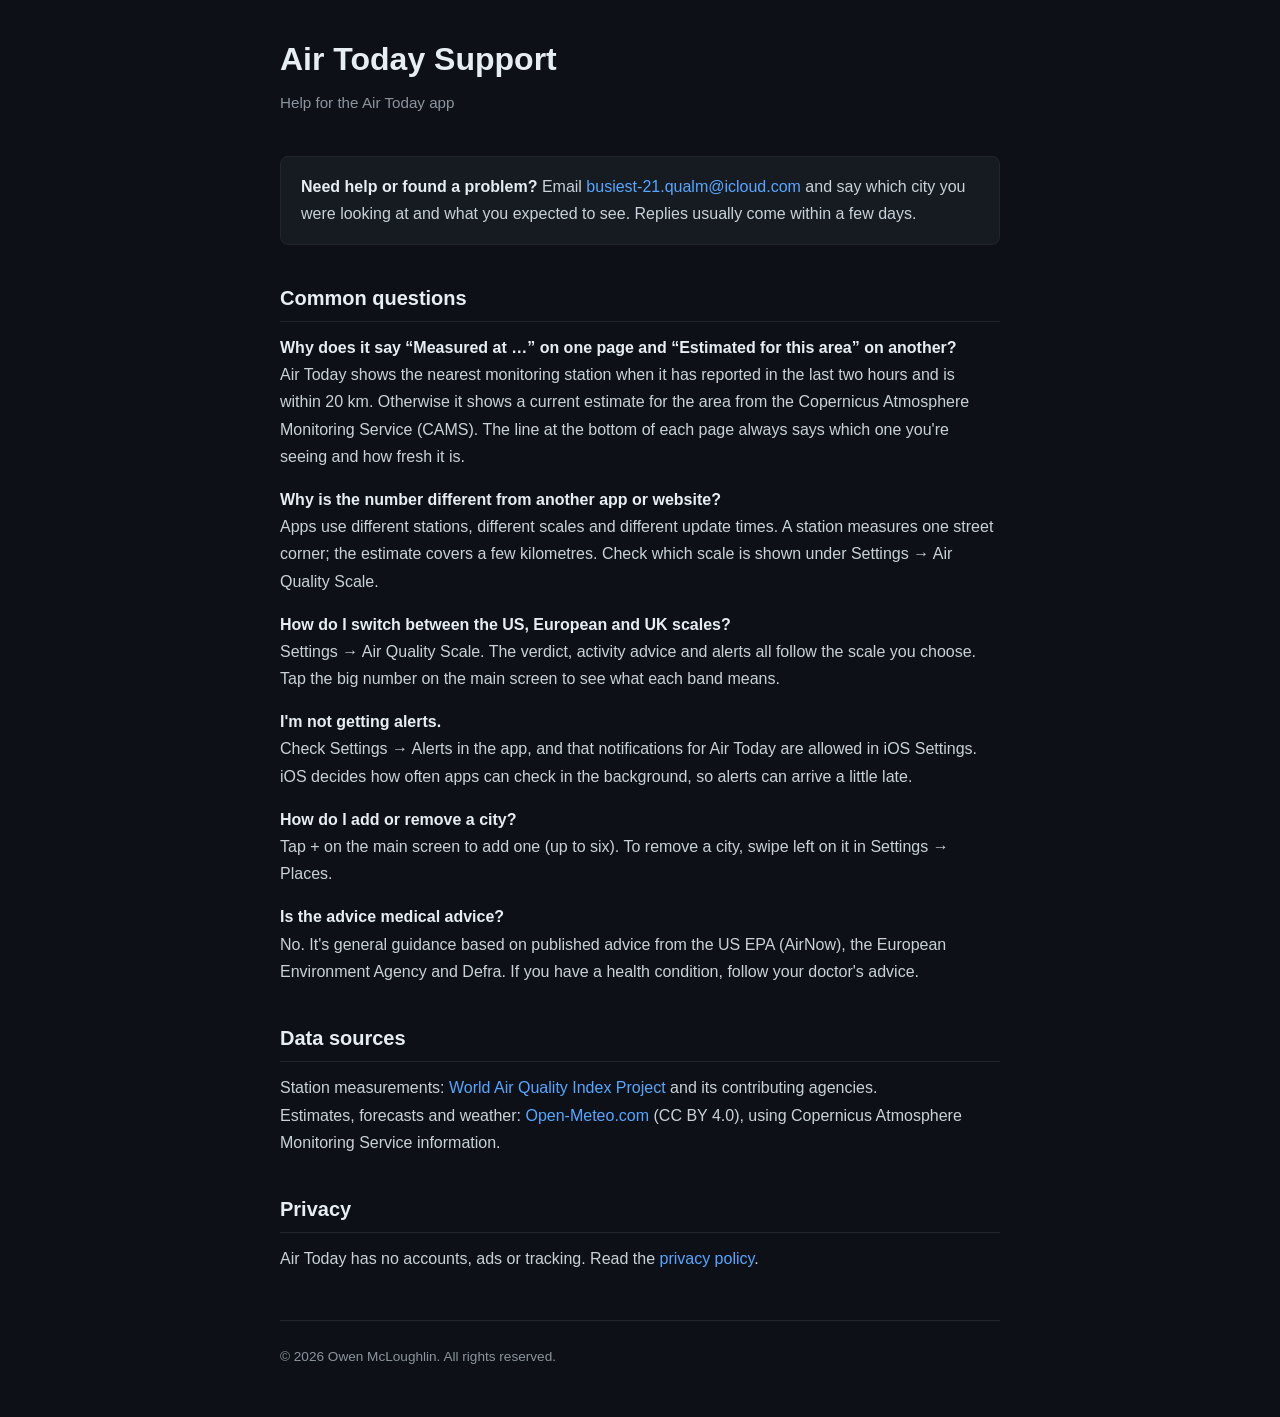
<file: air-today/index.html>
<!DOCTYPE html>
<html lang="en">
<head>
    <meta charset="UTF-8">
    <meta name="viewport" content="width=device-width, initial-scale=1.0">
    <title>Air Today — Support</title>
    <style>
        * {
            margin: 0;
            padding: 0;
            box-sizing: border-box;
        }

        body {
            font-family: -apple-system, BlinkMacSystemFont, "Segoe UI", Roboto, Helvetica, Arial, sans-serif;
            background-color: #0d1117;
            color: #c9d1d9;
            line-height: 1.7;
            padding: 2rem 1rem;
        }

        .container {
            max-width: 720px;
            margin: 0 auto;
        }

        h1 {
            font-size: 2rem;
            color: #e6edf3;
            margin-bottom: 0.25rem;
        }

        .subtitle {
            color: #8b949e;
            font-size: 0.95rem;
            margin-bottom: 2.5rem;
        }

        h2 {
            font-size: 1.25rem;
            color: #e6edf3;
            margin-top: 2.25rem;
            margin-bottom: 0.75rem;
            padding-bottom: 0.4rem;
            border-bottom: 1px solid #21262d;
        }

        p {
            margin-bottom: 1rem;
        }

        ul {
            margin-bottom: 1rem;
            padding-left: 1.5rem;
        }

        li {
            margin-bottom: 0.4rem;
        }

        a {
            color: #58a6ff;
            text-decoration: none;
        }

        a:hover {
            text-decoration: underline;
        }

        strong {
            color: #e6edf3;
        }

        .highlight {
            background-color: #161b22;
            border: 1px solid #21262d;
            border-radius: 8px;
            padding: 1rem 1.25rem;
            margin-bottom: 1rem;
        }

        footer {
            margin-top: 3rem;
            padding-top: 1.5rem;
            border-top: 1px solid #21262d;
            color: #8b949e;
            font-size: 0.85rem;
        }
    </style>
</head>
<body>
    <div class="container">
        <h1>Air Today Support</h1>
        <p class="subtitle">Help for the Air Today app</p>

        <div class="highlight">
            <strong>Need help or found a problem?</strong> Email
            <a href="mailto:busiest-21.qualm@icloud.com">busiest-21.qualm@icloud.com</a> and say which city you were looking at and what you expected to see. Replies usually come within a few days.
        </div>

        <h2>Common questions</h2>

        <p><strong>Why does it say “Measured at …” on one page and “Estimated for this area” on another?</strong><br>
        Air Today shows the nearest monitoring station when it has reported in the last two hours and is within 20 km. Otherwise it shows a current estimate for the area from the Copernicus Atmosphere Monitoring Service (CAMS). The line at the bottom of each page always says which one you're seeing and how fresh it is.</p>

        <p><strong>Why is the number different from another app or website?</strong><br>
        Apps use different stations, different scales and different update times. A station measures one street corner; the estimate covers a few kilometres. Check which scale is shown under Settings &rarr; Air Quality Scale.</p>

        <p><strong>How do I switch between the US, European and UK scales?</strong><br>
        Settings &rarr; Air Quality Scale. The verdict, activity advice and alerts all follow the scale you choose. Tap the big number on the main screen to see what each band means.</p>

        <p><strong>I'm not getting alerts.</strong><br>
        Check Settings &rarr; Alerts in the app, and that notifications for Air Today are allowed in iOS Settings. iOS decides how often apps can check in the background, so alerts can arrive a little late.</p>

        <p><strong>How do I add or remove a city?</strong><br>
        Tap + on the main screen to add one (up to six). To remove a city, swipe left on it in Settings &rarr; Places.</p>

        <p><strong>Is the advice medical advice?</strong><br>
        No. It's general guidance based on published advice from the US EPA (AirNow), the European Environment Agency and Defra. If you have a health condition, follow your doctor's advice.</p>

        <h2>Data sources</h2>
        <p>Station measurements: <a href="https://waqi.info">World Air Quality Index Project</a> and its contributing agencies.<br>
        Estimates, forecasts and weather: <a href="https://open-meteo.com">Open-Meteo.com</a> (CC BY 4.0), using Copernicus Atmosphere Monitoring Service information.</p>

        <h2>Privacy</h2>
        <p>Air Today has no accounts, ads or tracking. Read the <a href="privacy-policy.html">privacy policy</a>.</p>

        <footer>
            <p>&copy; 2026 Owen McLoughlin. All rights reserved.</p>
        </footer>
    </div>
</body>
</html>
</file>
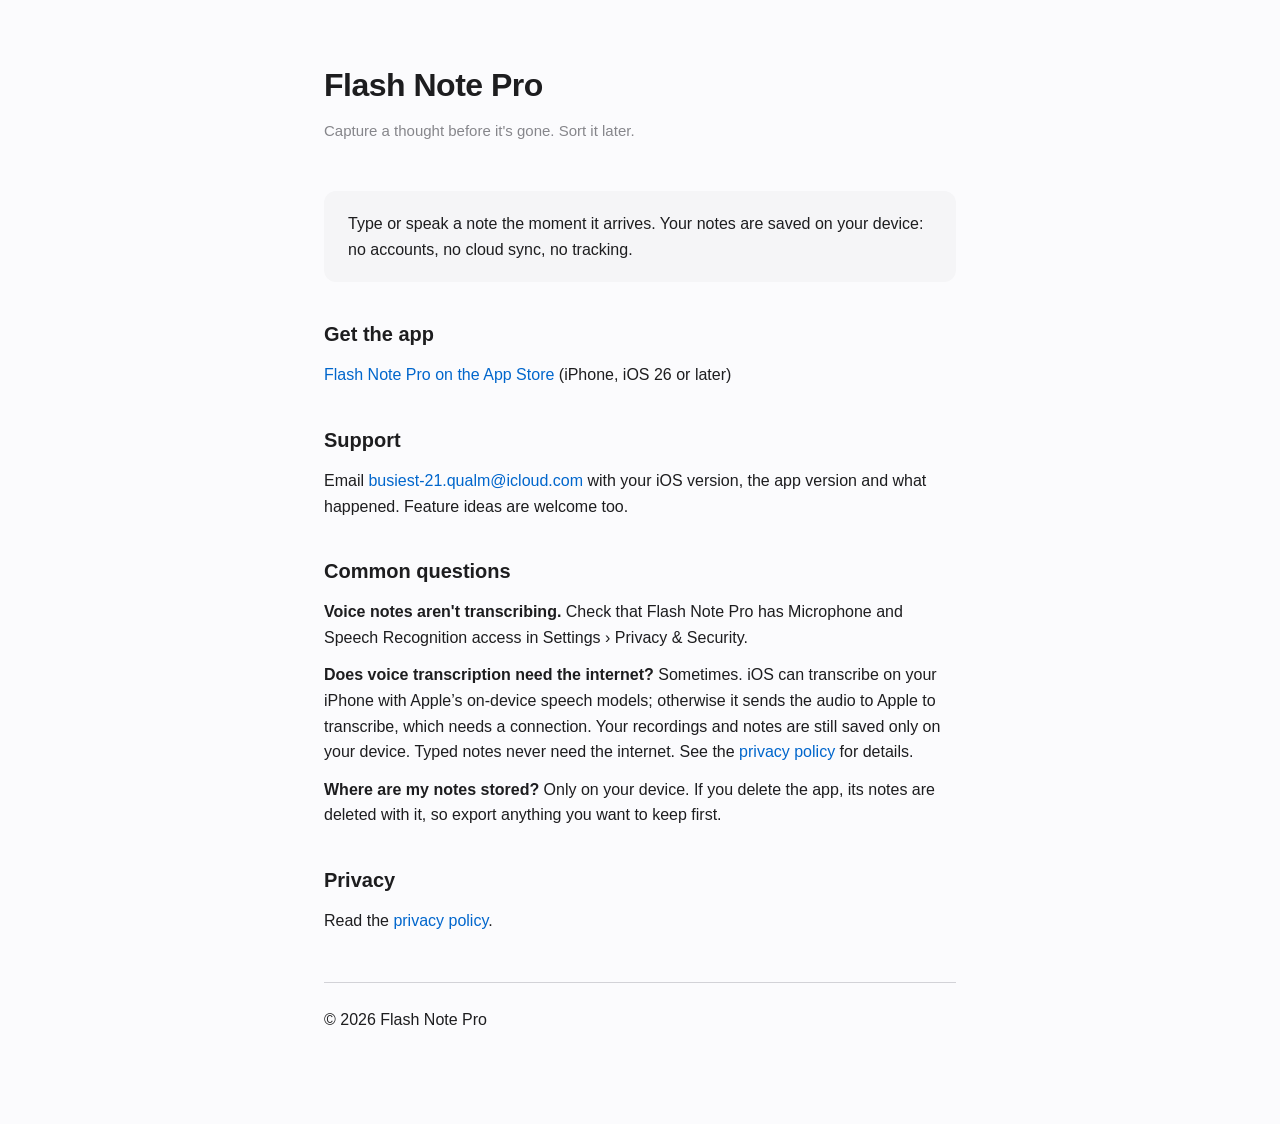
<file: Flash-Note/index.html>
<!DOCTYPE html>
<html lang="en">
<head>
    <meta charset="UTF-8">
    <meta name="viewport" content="width=device-width, initial-scale=1.0">
    <title>Flash Note Pro - Support</title>
    <style>
        * { margin: 0; padding: 0; box-sizing: border-box; }
        body {
            font-family: -apple-system, BlinkMacSystemFont, 'SF Pro Text', 'Helvetica Neue', sans-serif;
            color: #1d1d1f;
            background: #fbfbfd;
            line-height: 1.6;
            -webkit-font-smoothing: antialiased;
        }
        .container {
            max-width: 680px;
            margin: 0 auto;
            padding: 60px 24px 80px;
        }
        h1 {
            font-size: 32px;
            font-weight: 700;
            letter-spacing: -0.5px;
            margin-bottom: 8px;
        }
        .subtitle {
            font-size: 15px;
            color: #86868b;
            margin-bottom: 48px;
        }
        h2 {
            font-size: 20px;
            font-weight: 600;
            margin-top: 36px;
            margin-bottom: 12px;
        }
        p, li {
            font-size: 16px;
            color: #1d1d1f;
            margin-bottom: 12px;
        }
        ul {
            padding-left: 20px;
            margin-bottom: 12px;
        }
        li { margin-bottom: 6px; }
        .highlight {
            background: #f5f5f7;
            border-radius: 12px;
            padding: 20px 24px;
            margin: 24px 0;
        }
        .highlight p { margin-bottom: 0; }
        .footer {
            margin-top: 48px;
            padding-top: 24px;
            border-top: 1px solid #d2d2d7;
            font-size: 13px;
            color: #86868b;
        }
        a { color: #0066cc; text-decoration: none; }
        a:hover { text-decoration: underline; }
    </style>
</head>
<body>
    <div class="container">
        <h1>Flash Note Pro</h1>
        <p class="subtitle">Capture a thought before it's gone. Sort it later.</p>

        <div class="highlight">
            <p>Type or speak a note the moment it arrives. Your notes are saved on your device: no accounts, no cloud sync, no tracking.</p>
        </div>

        <h2>Get the app</h2>
        <p><a href="https://apps.apple.com/app/id6759323134">Flash Note Pro on the App Store</a> (iPhone, iOS 26 or later)</p>

        <h2>Support</h2>
        <p>Email <a href="mailto:busiest-21.qualm@icloud.com">busiest-21.qualm@icloud.com</a> with your iOS version, the app version and what happened. Feature ideas are welcome too.</p>

        <h2>Common questions</h2>
        <p><strong>Voice notes aren't transcribing.</strong> Check that Flash Note Pro has Microphone and Speech Recognition access in Settings &rsaquo; Privacy &amp; Security.</p>
        <p><strong>Does voice transcription need the internet?</strong> Sometimes. iOS can transcribe on your iPhone with Apple&rsquo;s on-device speech models; otherwise it sends the audio to Apple to transcribe, which needs a connection. Your recordings and notes are still saved only on your device. Typed notes never need the internet. See the <a href="privacy-policy.html">privacy policy</a> for details.</p>
        <p><strong>Where are my notes stored?</strong> Only on your device. If you delete the app, its notes are deleted with it, so export anything you want to keep first.</p>

        <h2>Privacy</h2>
        <p>Read the <a href="privacy-policy.html">privacy policy</a>.</p>

        <div class="footer">
            <p>&copy; 2026 Flash Note Pro</p>
        </div>
    </div>
</body>
</html>
</file>
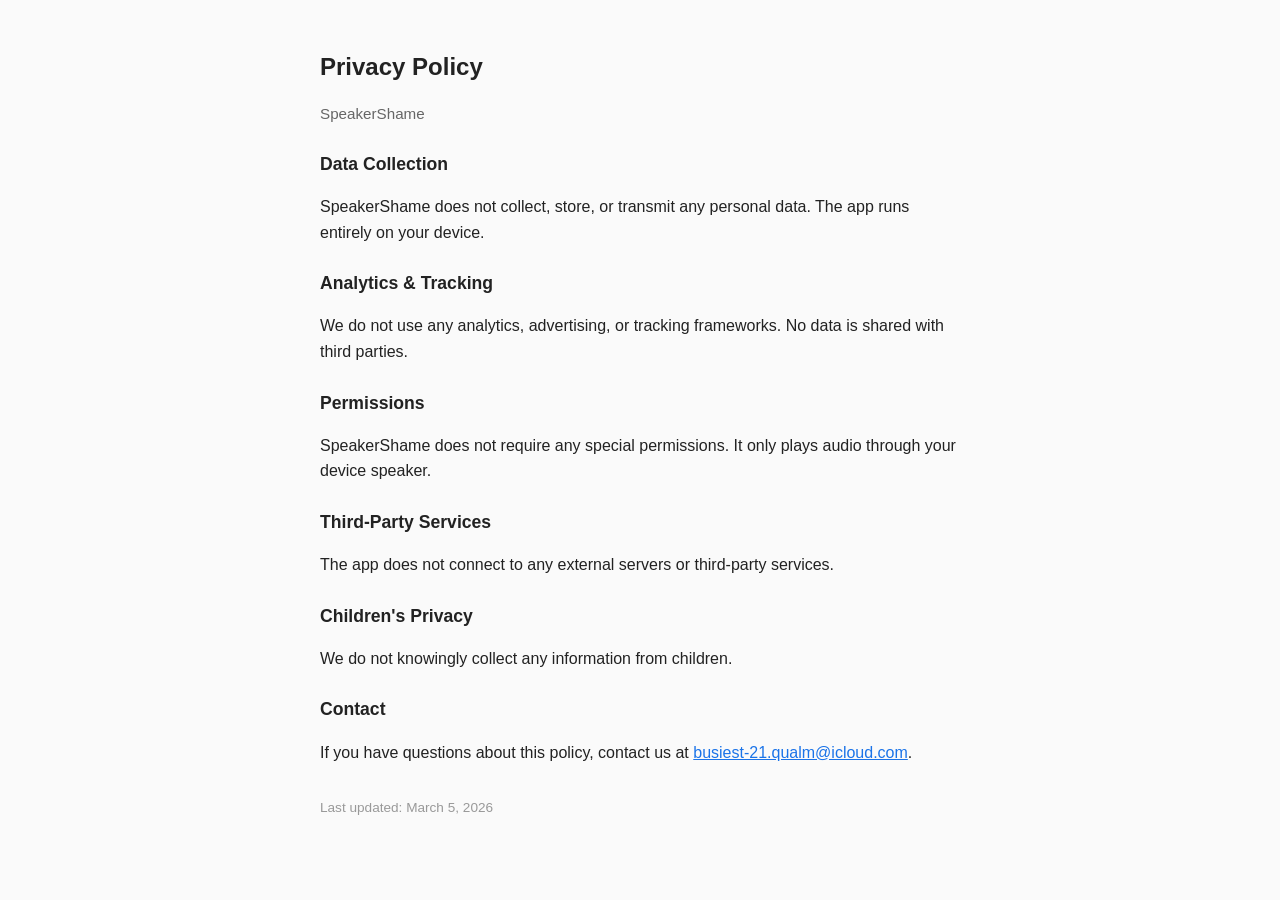
<file: SpeakerShame/index.html>
<!DOCTYPE html>
<html lang="en">
<head>
    <meta charset="UTF-8">
    <meta name="viewport" content="width=device-width, initial-scale=1.0">
    <title>Privacy Policy - SpeakerShame</title>
    <style>
        body {
            font-family: -apple-system, BlinkMacSystemFont, 'Segoe UI', Roboto, sans-serif;
            max-width: 640px;
            margin: 0 auto;
            padding: 2rem 1.5rem;
            color: #222;
            line-height: 1.6;
            background: #fafafa;
        }
        h1 { font-size: 1.5rem; margin-bottom: 0.25rem; }
        h2 { font-size: 1.1rem; margin-top: 1.5rem; }
        .app-name { color: #666; font-size: 0.95rem; margin-bottom: 1.5rem; }
        .updated { color: #999; font-size: 0.85rem; margin-top: 2rem; }
        a { color: #1a73e8; }
    </style>
</head>
<body>
    <h1>Privacy Policy</h1>
    <p class="app-name">SpeakerShame</p>

    <h2>Data Collection</h2>
    <p>SpeakerShame does not collect, store, or transmit any personal data. The app runs entirely on your device.</p>

    <h2>Analytics & Tracking</h2>
    <p>We do not use any analytics, advertising, or tracking frameworks. No data is shared with third parties.</p>

    <h2>Permissions</h2>
    <p>SpeakerShame does not require any special permissions. It only plays audio through your device speaker.</p>

    <h2>Third-Party Services</h2>
    <p>The app does not connect to any external servers or third-party services.</p>

    <h2>Children's Privacy</h2>
    <p>We do not knowingly collect any information from children.</p>

    <h2>Contact</h2>
    <p>If you have questions about this policy, contact us at <a href="mailto:busiest-21.qualm@icloud.com">busiest-21.qualm@icloud.com</a>.</p>

    <p class="updated">Last updated: March 5, 2026</p>
</body>
</html>
</file>
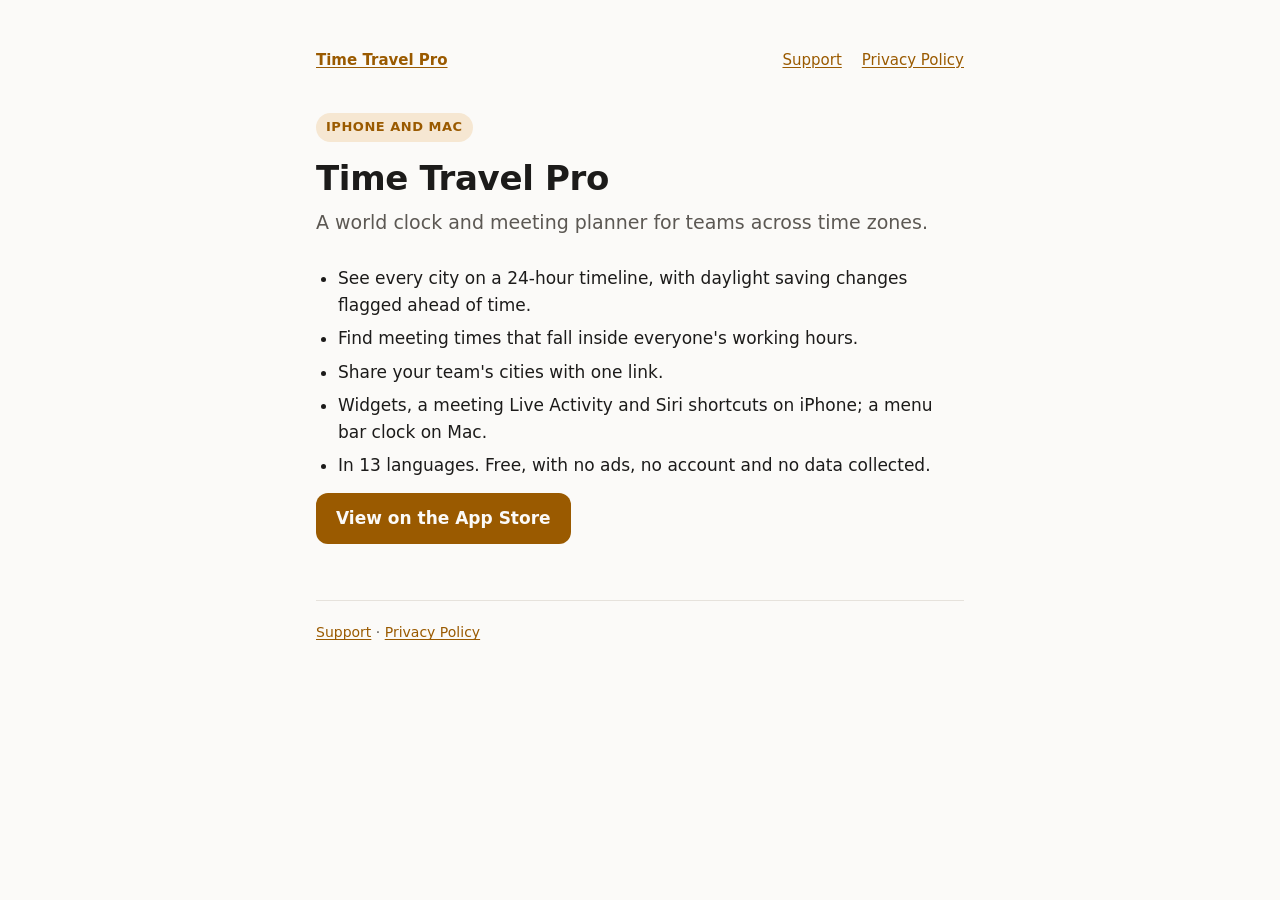
<file: TimeTravelPro/index.html>
<!doctype html>
<html lang="en">
<head>
  <meta charset="utf-8">
  <meta name="viewport" content="width=device-width, initial-scale=1">
  <title>Time Travel Pro</title>
  <meta name="description" content="Time Travel Pro is a world clock and meeting planner for teams across time zones, on iPhone and Mac.">
  <link rel="stylesheet" href="style.css">
</head>
<body>
  <main>
    <nav aria-label="Site">
      <a href="./">Time Travel Pro</a>
      <a href="support/">Support</a>
      <a href="privacy/">Privacy Policy</a>
    </nav>

    <span class="pill">iPhone and Mac</span>
    <h1>Time Travel Pro</h1>
    <p class="lead">A world clock and meeting planner for teams across time zones.</p>

    <ul>
      <li>See every city on a 24-hour timeline, with daylight saving changes flagged ahead of time.</li>
      <li>Find meeting times that fall inside everyone's working hours.</li>
      <li>Share your team's cities with one link.</li>
      <li>Widgets, a meeting Live Activity and Siri shortcuts on iPhone; a menu bar clock on Mac.</li>
      <li>In 13 languages. Free, with no ads, no account and no data collected.</li>
    </ul>

    <p><a class="button" href="https://apps.apple.com/app/id6759161501">View on the App Store</a></p>

    <footer>
      <a href="support/">Support</a> · <a href="privacy/">Privacy Policy</a>
    </footer>
  </main>
</body>
</html>
</file>
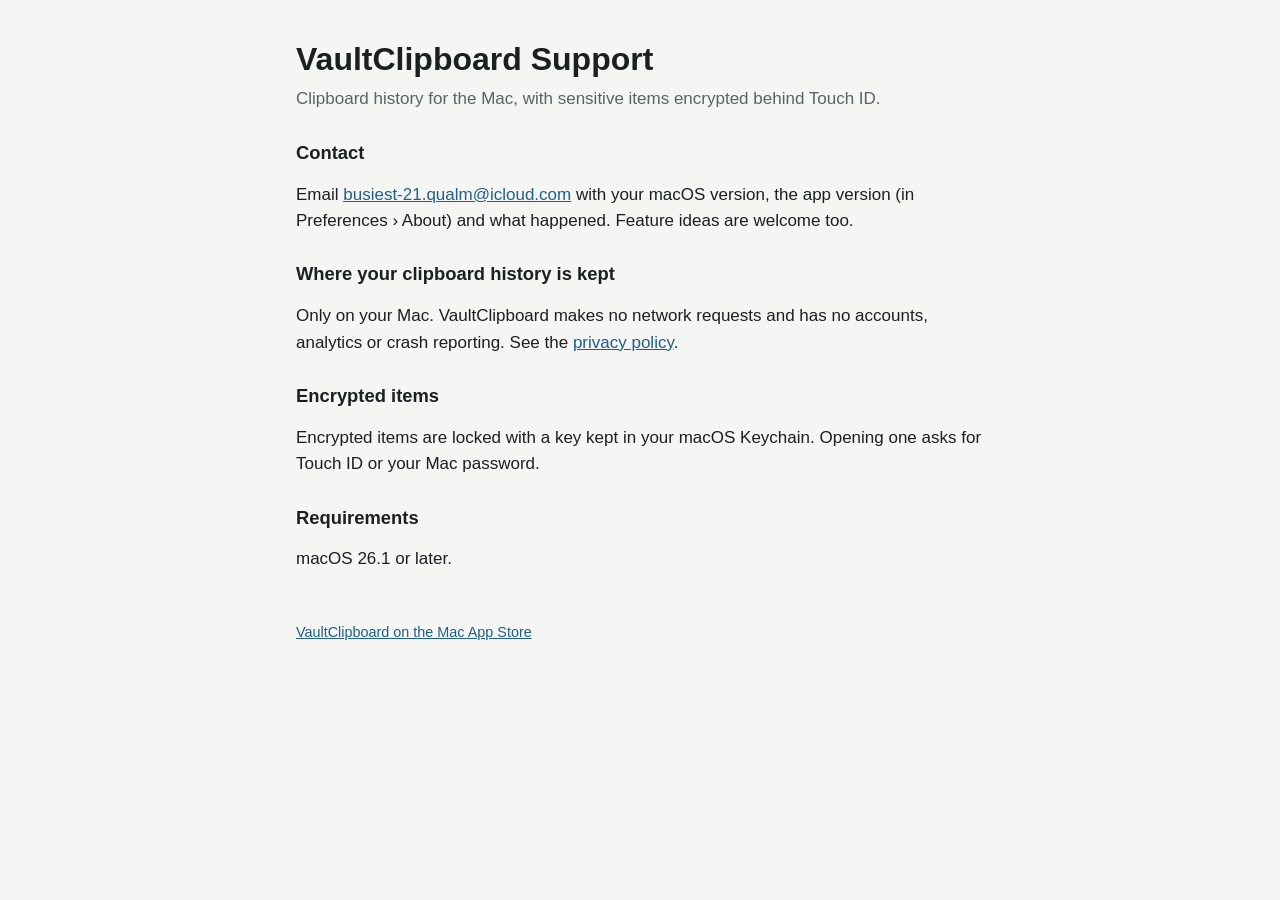
<file: vaultclipboard/index.html>
<!doctype html>
<html lang="en">
<head>
<meta charset="utf-8">
<meta name="viewport" content="width=device-width, initial-scale=1">
<title>VaultClipboard Support</title>
<link rel="stylesheet" href="style.css">
</head>
<body>
<main>
<h1>VaultClipboard Support</h1>
<p class="lede">Clipboard history for the Mac, with sensitive items encrypted behind Touch ID.</p>

<h2>Contact</h2>
<p>Email <a href="mailto:busiest-21.qualm@icloud.com">busiest-21.qualm@icloud.com</a> with your macOS version, the app version (in Preferences › About) and what happened. Feature ideas are welcome too.</p>

<h2>Where your clipboard history is kept</h2>
<p>Only on your Mac. VaultClipboard makes no network requests and has no accounts, analytics or crash reporting. See the <a href="privacy.html">privacy policy</a>.</p>

<h2>Encrypted items</h2>
<p>Encrypted items are locked with a key kept in your macOS Keychain. Opening one asks for Touch ID or your Mac password.</p>

<h2>Requirements</h2>
<p>macOS 26.1 or later.</p>

<footer>
  <p><a href="https://apps.apple.com/app/id6759233421">VaultClipboard on the Mac App Store</a></p>
</footer>
</main>
</body>
</html>
</file>
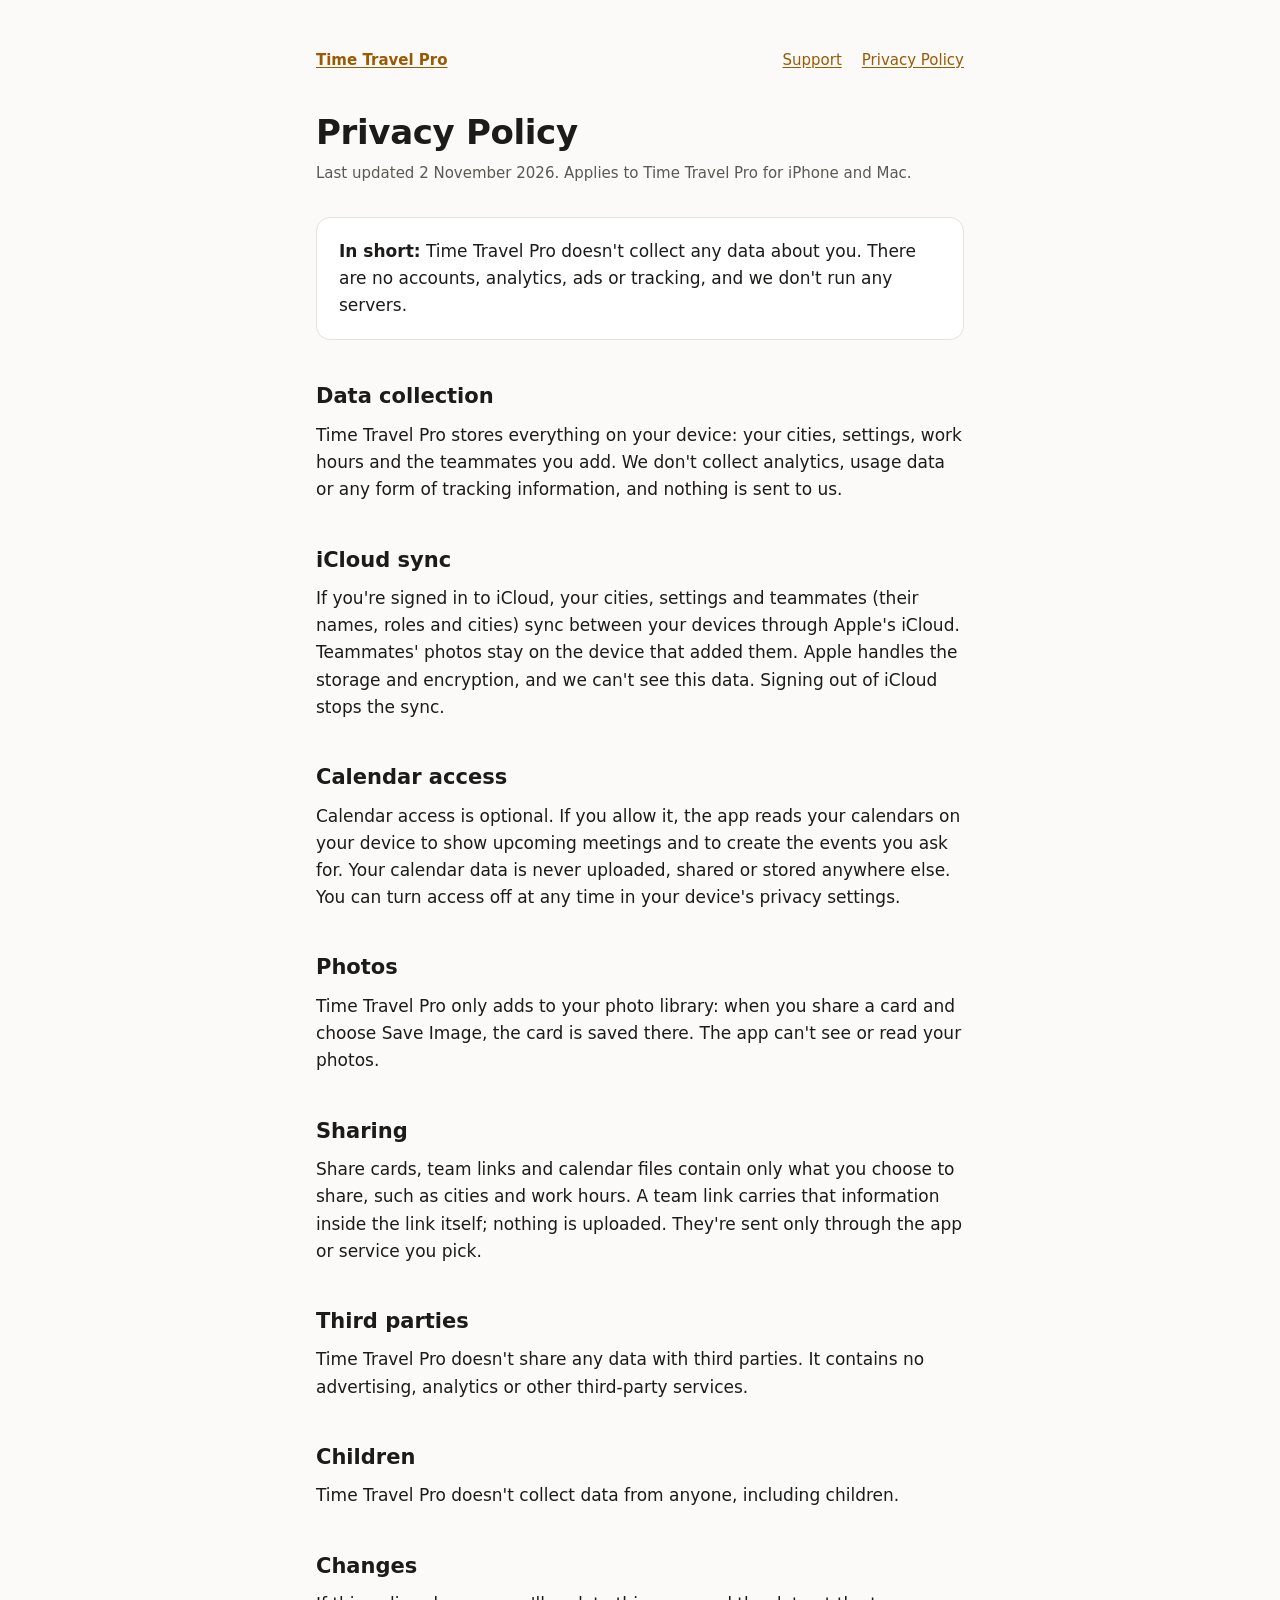
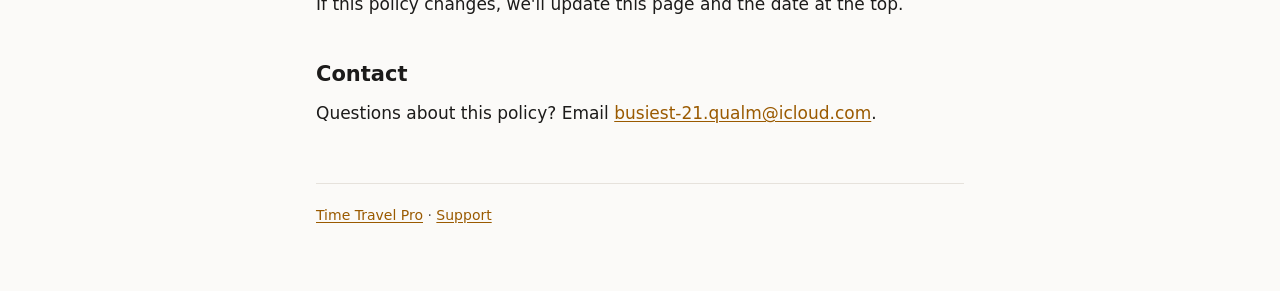
<file: TimeTravelPro/privacy/index.html>
<!doctype html>
<html lang="en">
<head>
  <meta charset="utf-8">
  <meta name="viewport" content="width=device-width, initial-scale=1">
  <title>Privacy Policy · Time Travel Pro</title>
  <meta name="description" content="Time Travel Pro doesn't collect any data. Your cities, settings and calendar stay on your devices.">
  <link rel="stylesheet" href="../style.css">
</head>
<body>
  <main>
    <nav aria-label="Site">
      <a href="../">Time Travel Pro</a>
      <a href="../support/">Support</a>
      <a href="./" aria-current="page">Privacy Policy</a>
    </nav>

    <h1>Privacy Policy</h1>
    <p class="updated">Last updated 2 November 2026. Applies to Time Travel Pro for iPhone and Mac.</p>

    <div class="card">
      <p><strong>In short:</strong> Time Travel Pro doesn't collect any data about you. There are no accounts, analytics, ads or tracking, and we don't run any servers.</p>
    </div>

    <h2>Data collection</h2>
    <p>Time Travel Pro stores everything on your device: your cities, settings, work hours and the teammates you add. We don't collect analytics, usage data or any form of tracking information, and nothing is sent to us.</p>

    <h2>iCloud sync</h2>
    <p>If you're signed in to iCloud, your cities, settings and teammates (their names, roles and cities) sync between your devices through Apple's iCloud. Teammates' photos stay on the device that added them. Apple handles the storage and encryption, and we can't see this data. Signing out of iCloud stops the sync.</p>

    <h2>Calendar access</h2>
    <p>Calendar access is optional. If you allow it, the app reads your calendars on your device to show upcoming meetings and to create the events you ask for. Your calendar data is never uploaded, shared or stored anywhere else. You can turn access off at any time in your device's privacy settings.</p>

    <h2>Photos</h2>
    <p>Time Travel Pro only adds to your photo library: when you share a card and choose Save Image, the card is saved there. The app can't see or read your photos.</p>

    <h2>Sharing</h2>
    <p>Share cards, team links and calendar files contain only what you choose to share, such as cities and work hours. A team link carries that information inside the link itself; nothing is uploaded. They're sent only through the app or service you pick.</p>

    <h2>Third parties</h2>
    <p>Time Travel Pro doesn't share any data with third parties. It contains no advertising, analytics or other third-party services.</p>

    <h2>Children</h2>
    <p>Time Travel Pro doesn't collect data from anyone, including children.</p>

    <h2>Changes</h2>
    <p>If this policy changes, we'll update this page and the date at the top.</p>

    <h2>Contact</h2>
    <p>Questions about this policy? Email <a href="mailto:busiest-21.qualm@icloud.com">busiest-21.qualm@icloud.com</a>.</p>

    <footer>
      <a href="../">Time Travel Pro</a> · <a href="../support/">Support</a>
    </footer>
  </main>
</body>
</html>
</file>
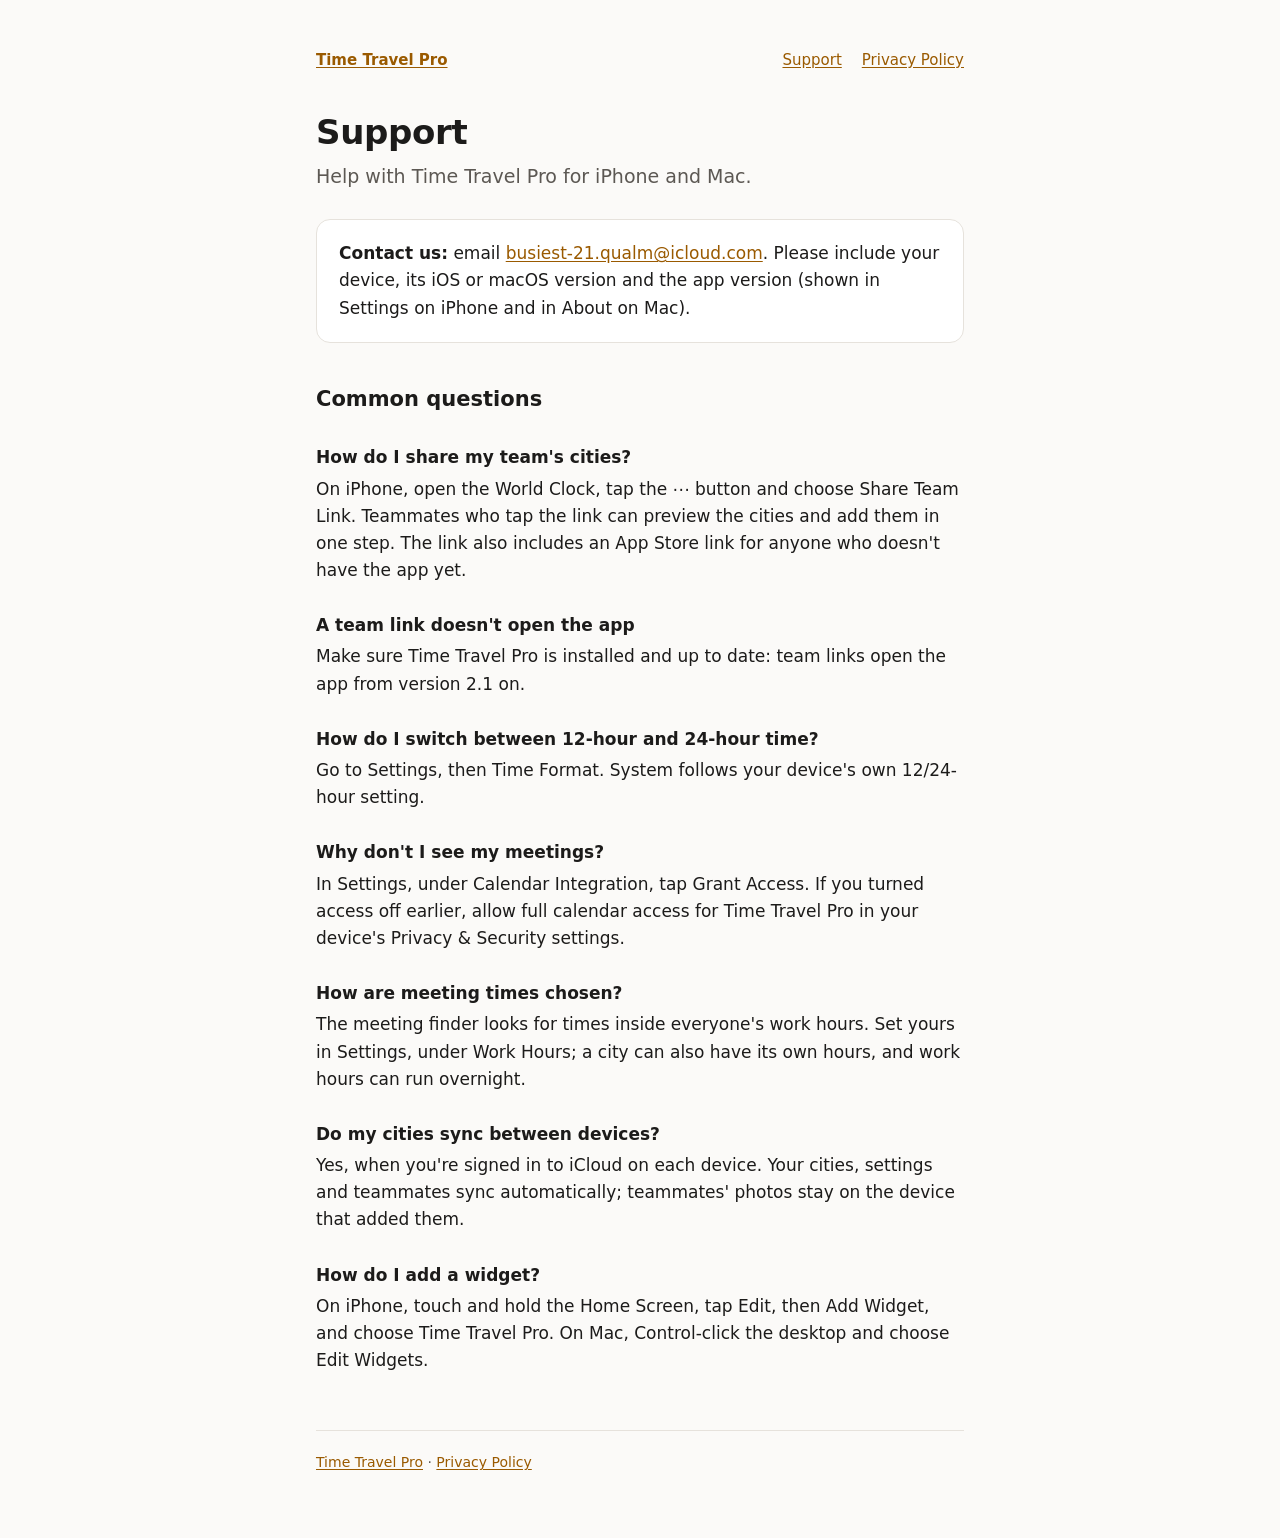
<file: TimeTravelPro/support/index.html>
<!doctype html>
<html lang="en">
<head>
  <meta charset="utf-8">
  <meta name="viewport" content="width=device-width, initial-scale=1">
  <title>Support · Time Travel Pro</title>
  <meta name="description" content="Get help with Time Travel Pro, the world clock and meeting planner for iPhone and Mac.">
  <link rel="stylesheet" href="../style.css">
</head>
<body>
  <main>
    <nav aria-label="Site">
      <a href="../">Time Travel Pro</a>
      <a href="./" aria-current="page">Support</a>
      <a href="../privacy/">Privacy Policy</a>
    </nav>

    <h1>Support</h1>
    <p class="lead">Help with Time Travel Pro for iPhone and Mac.</p>

    <div class="card">
      <p><strong>Contact us:</strong> email <a href="mailto:busiest-21.qualm@icloud.com">busiest-21.qualm@icloud.com</a>. Please include your device, its iOS or macOS version and the app version (shown in Settings on iPhone and in About on Mac).</p>
    </div>

    <h2>Common questions</h2>

    <h3>How do I share my team's cities?</h3>
    <p>On iPhone, open the World Clock, tap the ⋯ button and choose Share Team Link. Teammates who tap the link can preview the cities and add them in one step. The link also includes an App Store link for anyone who doesn't have the app yet.</p>

    <h3>A team link doesn't open the app</h3>
    <p>Make sure Time Travel Pro is installed and up to date: team links open the app from version 2.1 on.</p>

    <h3>How do I switch between 12-hour and 24-hour time?</h3>
    <p>Go to Settings, then Time Format. System follows your device's own 12/24-hour setting.</p>

    <h3>Why don't I see my meetings?</h3>
    <p>In Settings, under Calendar Integration, tap Grant Access. If you turned access off earlier, allow full calendar access for Time Travel Pro in your device's Privacy &amp; Security settings.</p>

    <h3>How are meeting times chosen?</h3>
    <p>The meeting finder looks for times inside everyone's work hours. Set yours in Settings, under Work Hours; a city can also have its own hours, and work hours can run overnight.</p>

    <h3>Do my cities sync between devices?</h3>
    <p>Yes, when you're signed in to iCloud on each device. Your cities, settings and teammates sync automatically; teammates' photos stay on the device that added them.</p>

    <h3>How do I add a widget?</h3>
    <p>On iPhone, touch and hold the Home Screen, tap Edit, then Add Widget, and choose Time Travel Pro. On Mac, Control-click the desktop and choose Edit Widgets.</p>

    <footer>
      <a href="../">Time Travel Pro</a> · <a href="../privacy/">Privacy Policy</a>
    </footer>
  </main>
</body>
</html>
</file>
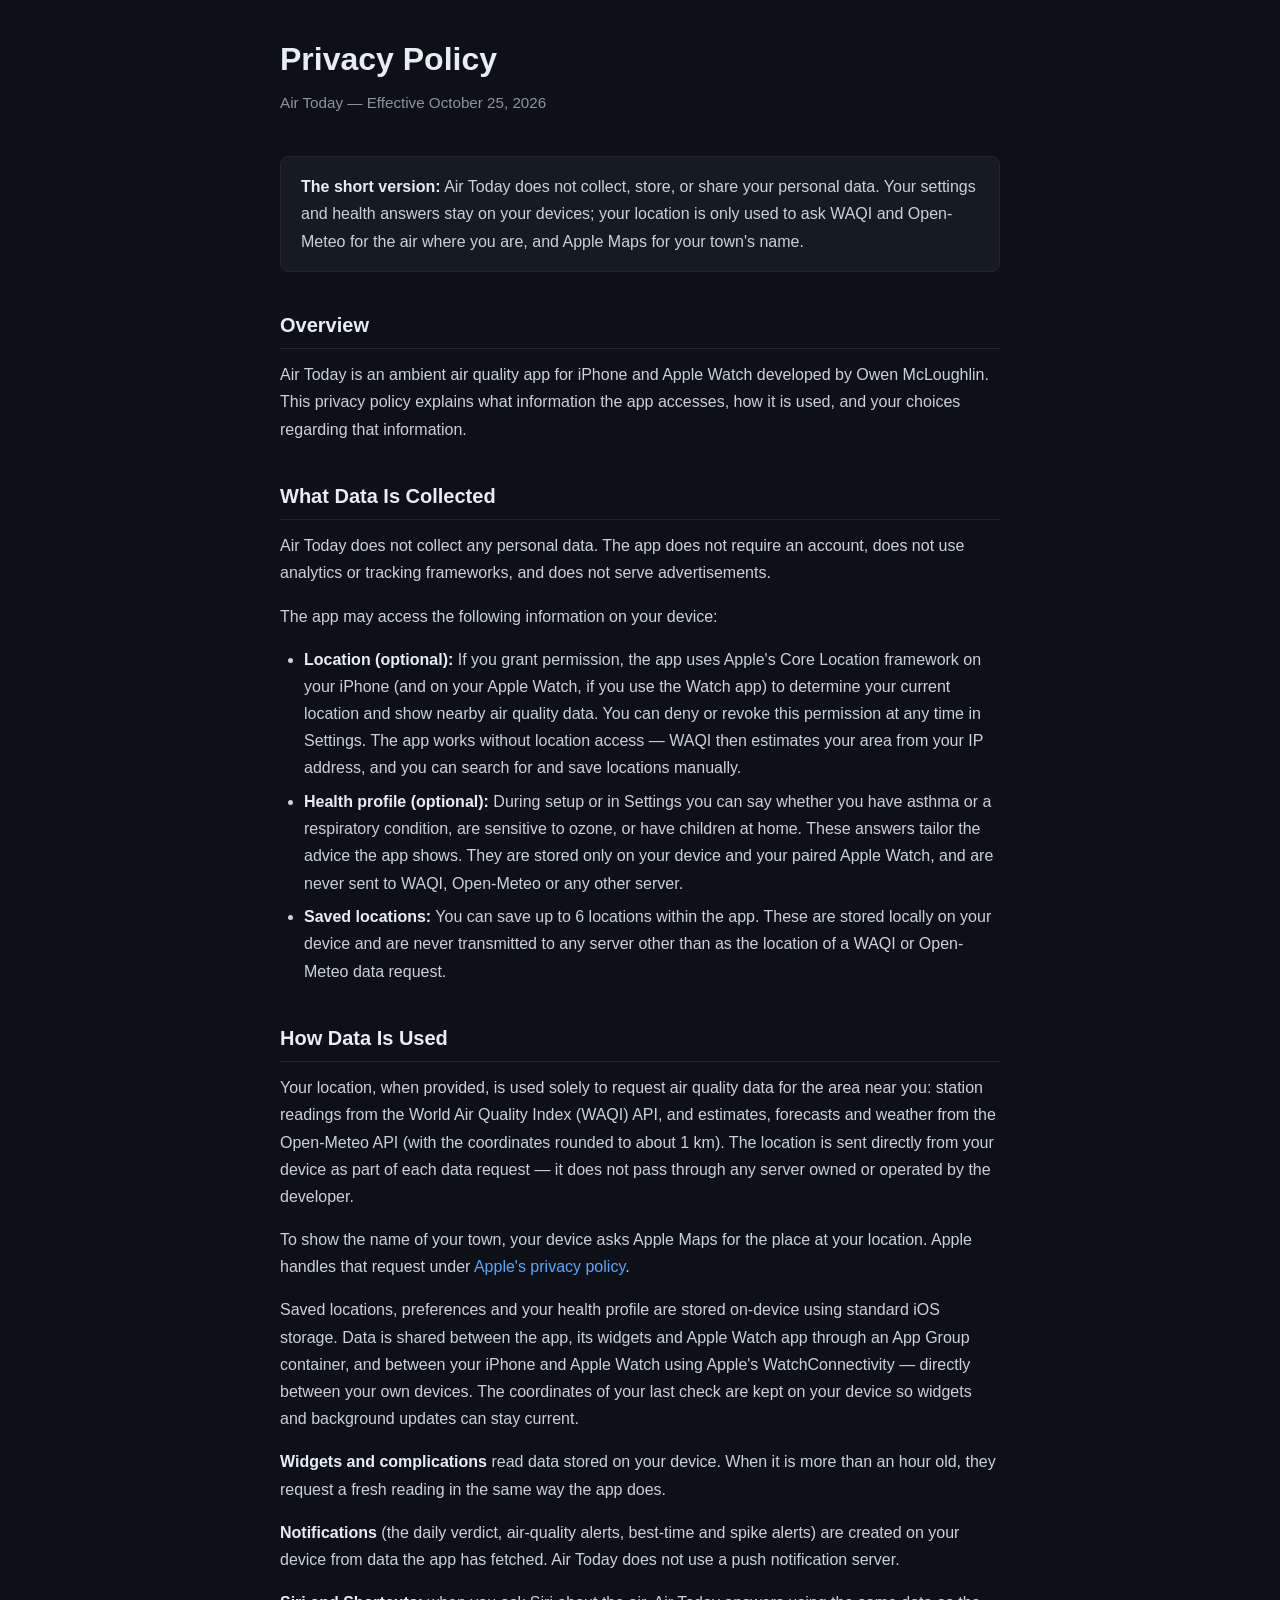
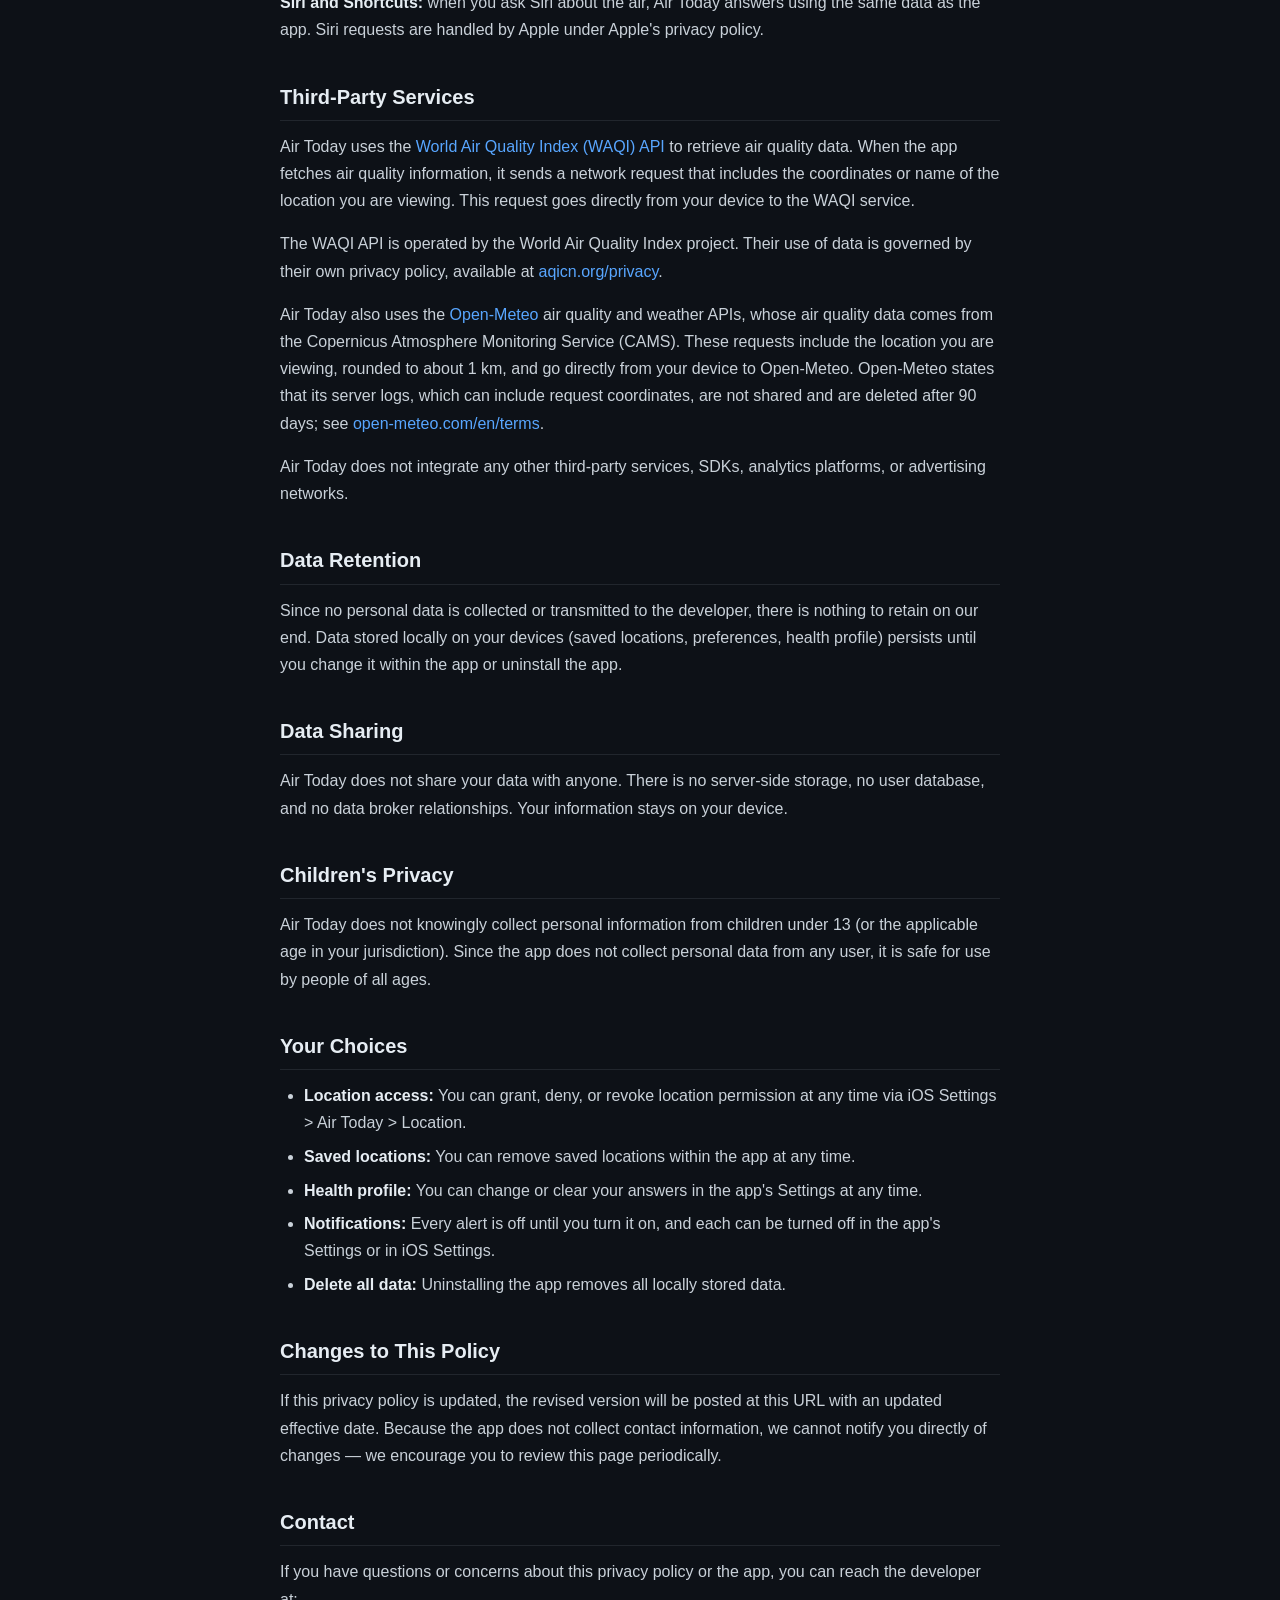
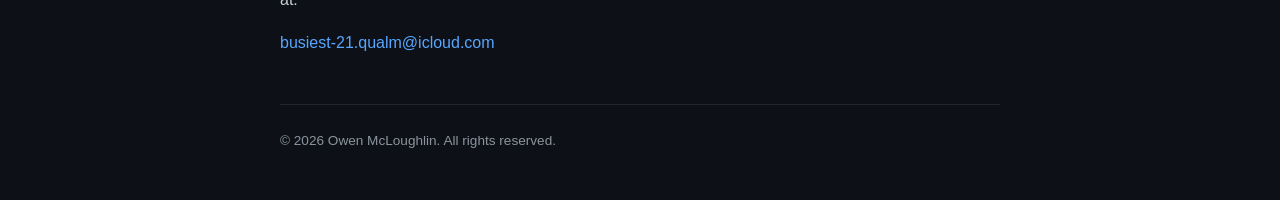
<file: air-today/privacy-policy.html>
<!DOCTYPE html>
<html lang="en">
<head>
    <meta charset="UTF-8">
    <meta name="viewport" content="width=device-width, initial-scale=1.0">
    <title>Air Today — Privacy Policy</title>
    <style>
        * {
            margin: 0;
            padding: 0;
            box-sizing: border-box;
        }

        body {
            font-family: -apple-system, BlinkMacSystemFont, "Segoe UI", Roboto, Helvetica, Arial, sans-serif;
            background-color: #0d1117;
            color: #c9d1d9;
            line-height: 1.7;
            padding: 2rem 1rem;
        }

        .container {
            max-width: 720px;
            margin: 0 auto;
        }

        h1 {
            font-size: 2rem;
            color: #e6edf3;
            margin-bottom: 0.25rem;
        }

        .subtitle {
            color: #8b949e;
            font-size: 0.95rem;
            margin-bottom: 2.5rem;
        }

        h2 {
            font-size: 1.25rem;
            color: #e6edf3;
            margin-top: 2.25rem;
            margin-bottom: 0.75rem;
            padding-bottom: 0.4rem;
            border-bottom: 1px solid #21262d;
        }

        p {
            margin-bottom: 1rem;
        }

        ul {
            margin-bottom: 1rem;
            padding-left: 1.5rem;
        }

        li {
            margin-bottom: 0.4rem;
        }

        a {
            color: #58a6ff;
            text-decoration: none;
        }

        a:hover {
            text-decoration: underline;
        }

        strong {
            color: #e6edf3;
        }

        .highlight {
            background-color: #161b22;
            border: 1px solid #21262d;
            border-radius: 8px;
            padding: 1rem 1.25rem;
            margin-bottom: 1rem;
        }

        footer {
            margin-top: 3rem;
            padding-top: 1.5rem;
            border-top: 1px solid #21262d;
            color: #8b949e;
            font-size: 0.85rem;
        }
    </style>
</head>
<body>
    <div class="container">
        <h1>Privacy Policy</h1>
        <p class="subtitle">Air Today &mdash; Effective October 25, 2026</p>

        <div class="highlight">
            <strong>The short version:</strong> Air Today does not collect, store, or share your personal data. Your settings and health answers stay on your devices; your location is only used to ask WAQI and Open-Meteo for the air where you are, and Apple Maps for your town's name.
        </div>

        <h2>Overview</h2>
        <p>Air Today is an ambient air quality app for iPhone and Apple Watch developed by Owen McLoughlin. This privacy policy explains what information the app accesses, how it is used, and your choices regarding that information.</p>

        <h2>What Data Is Collected</h2>
        <p>Air Today does not collect any personal data. The app does not require an account, does not use analytics or tracking frameworks, and does not serve advertisements.</p>
        <p>The app may access the following information on your device:</p>
        <ul>
            <li><strong>Location (optional):</strong> If you grant permission, the app uses Apple's Core Location framework on your iPhone (and on your Apple Watch, if you use the Watch app) to determine your current location and show nearby air quality data. You can deny or revoke this permission at any time in Settings. The app works without location access — WAQI then estimates your area from your IP address, and you can search for and save locations manually.</li>
            <li><strong>Health profile (optional):</strong> During setup or in Settings you can say whether you have asthma or a respiratory condition, are sensitive to ozone, or have children at home. These answers tailor the advice the app shows. They are stored only on your device and your paired Apple Watch, and are never sent to WAQI, Open-Meteo or any other server.</li>
            <li><strong>Saved locations:</strong> You can save up to 6 locations within the app. These are stored locally on your device and are never transmitted to any server other than as the location of a WAQI or Open-Meteo data request.</li>
        </ul>

        <h2>How Data Is Used</h2>
        <p>Your location, when provided, is used solely to request air quality data for the area near you: station readings from the World Air Quality Index (WAQI) API, and estimates, forecasts and weather from the Open-Meteo API (with the coordinates rounded to about 1 km). The location is sent directly from your device as part of each data request — it does not pass through any server owned or operated by the developer.</p>
        <p>To show the name of your town, your device asks Apple Maps for the place at your location. Apple handles that request under <a href="https://www.apple.com/legal/privacy/" target="_blank" rel="noopener">Apple's privacy policy</a>.</p>
        <p>Saved locations, preferences and your health profile are stored on-device using standard iOS storage. Data is shared between the app, its widgets and Apple Watch app through an App Group container, and between your iPhone and Apple Watch using Apple's WatchConnectivity — directly between your own devices. The coordinates of your last check are kept on your device so widgets and background updates can stay current.</p>
        <p><strong>Widgets and complications</strong> read data stored on your device. When it is more than an hour old, they request a fresh reading in the same way the app does.</p>
        <p><strong>Notifications</strong> (the daily verdict, air-quality alerts, best-time and spike alerts) are created on your device from data the app has fetched. Air Today does not use a push notification server.</p>
        <p><strong>Siri and Shortcuts:</strong> when you ask Siri about the air, Air Today answers using the same data as the app. Siri requests are handled by Apple under Apple's privacy policy.</p>

        <h2>Third-Party Services</h2>
        <p>Air Today uses the <a href="https://aqicn.org/api/" target="_blank" rel="noopener">World Air Quality Index (WAQI) API</a> to retrieve air quality data. When the app fetches air quality information, it sends a network request that includes the coordinates or name of the location you are viewing. This request goes directly from your device to the WAQI service.</p>
        <p>The WAQI API is operated by the World Air Quality Index project. Their use of data is governed by their own privacy policy, available at <a href="https://aqicn.org/privacy/" target="_blank" rel="noopener">aqicn.org/privacy</a>.</p>
        <p>Air Today also uses the <a href="https://open-meteo.com" target="_blank" rel="noopener">Open-Meteo</a> air quality and weather APIs, whose air quality data comes from the Copernicus Atmosphere Monitoring Service (CAMS). These requests include the location you are viewing, rounded to about 1 km, and go directly from your device to Open-Meteo. Open-Meteo states that its server logs, which can include request coordinates, are not shared and are deleted after 90 days; see <a href="https://open-meteo.com/en/terms#privacy" target="_blank" rel="noopener">open-meteo.com/en/terms</a>.</p>
        <p>Air Today does not integrate any other third-party services, SDKs, analytics platforms, or advertising networks.</p>

        <h2>Data Retention</h2>
        <p>Since no personal data is collected or transmitted to the developer, there is nothing to retain on our end. Data stored locally on your devices (saved locations, preferences, health profile) persists until you change it within the app or uninstall the app.</p>

        <h2>Data Sharing</h2>
        <p>Air Today does not share your data with anyone. There is no server-side storage, no user database, and no data broker relationships. Your information stays on your device.</p>

        <h2>Children's Privacy</h2>
        <p>Air Today does not knowingly collect personal information from children under 13 (or the applicable age in your jurisdiction). Since the app does not collect personal data from any user, it is safe for use by people of all ages.</p>

        <h2>Your Choices</h2>
        <ul>
            <li><strong>Location access:</strong> You can grant, deny, or revoke location permission at any time via iOS Settings &gt; Air Today &gt; Location.</li>
            <li><strong>Saved locations:</strong> You can remove saved locations within the app at any time.</li>
            <li><strong>Health profile:</strong> You can change or clear your answers in the app's Settings at any time.</li>
            <li><strong>Notifications:</strong> Every alert is off until you turn it on, and each can be turned off in the app's Settings or in iOS Settings.</li>
            <li><strong>Delete all data:</strong> Uninstalling the app removes all locally stored data.</li>
        </ul>

        <h2>Changes to This Policy</h2>
        <p>If this privacy policy is updated, the revised version will be posted at this URL with an updated effective date. Because the app does not collect contact information, we cannot notify you directly of changes — we encourage you to review this page periodically.</p>

        <h2>Contact</h2>
        <p>If you have questions or concerns about this privacy policy or the app, you can reach the developer at:</p>
        <p><a href="mailto:busiest-21.qualm@icloud.com">busiest-21.qualm@icloud.com</a></p>

        <footer>
            <p>&copy; 2026 Owen McLoughlin. All rights reserved.</p>
        </footer>
    </div>
</body>
</html>
</file>
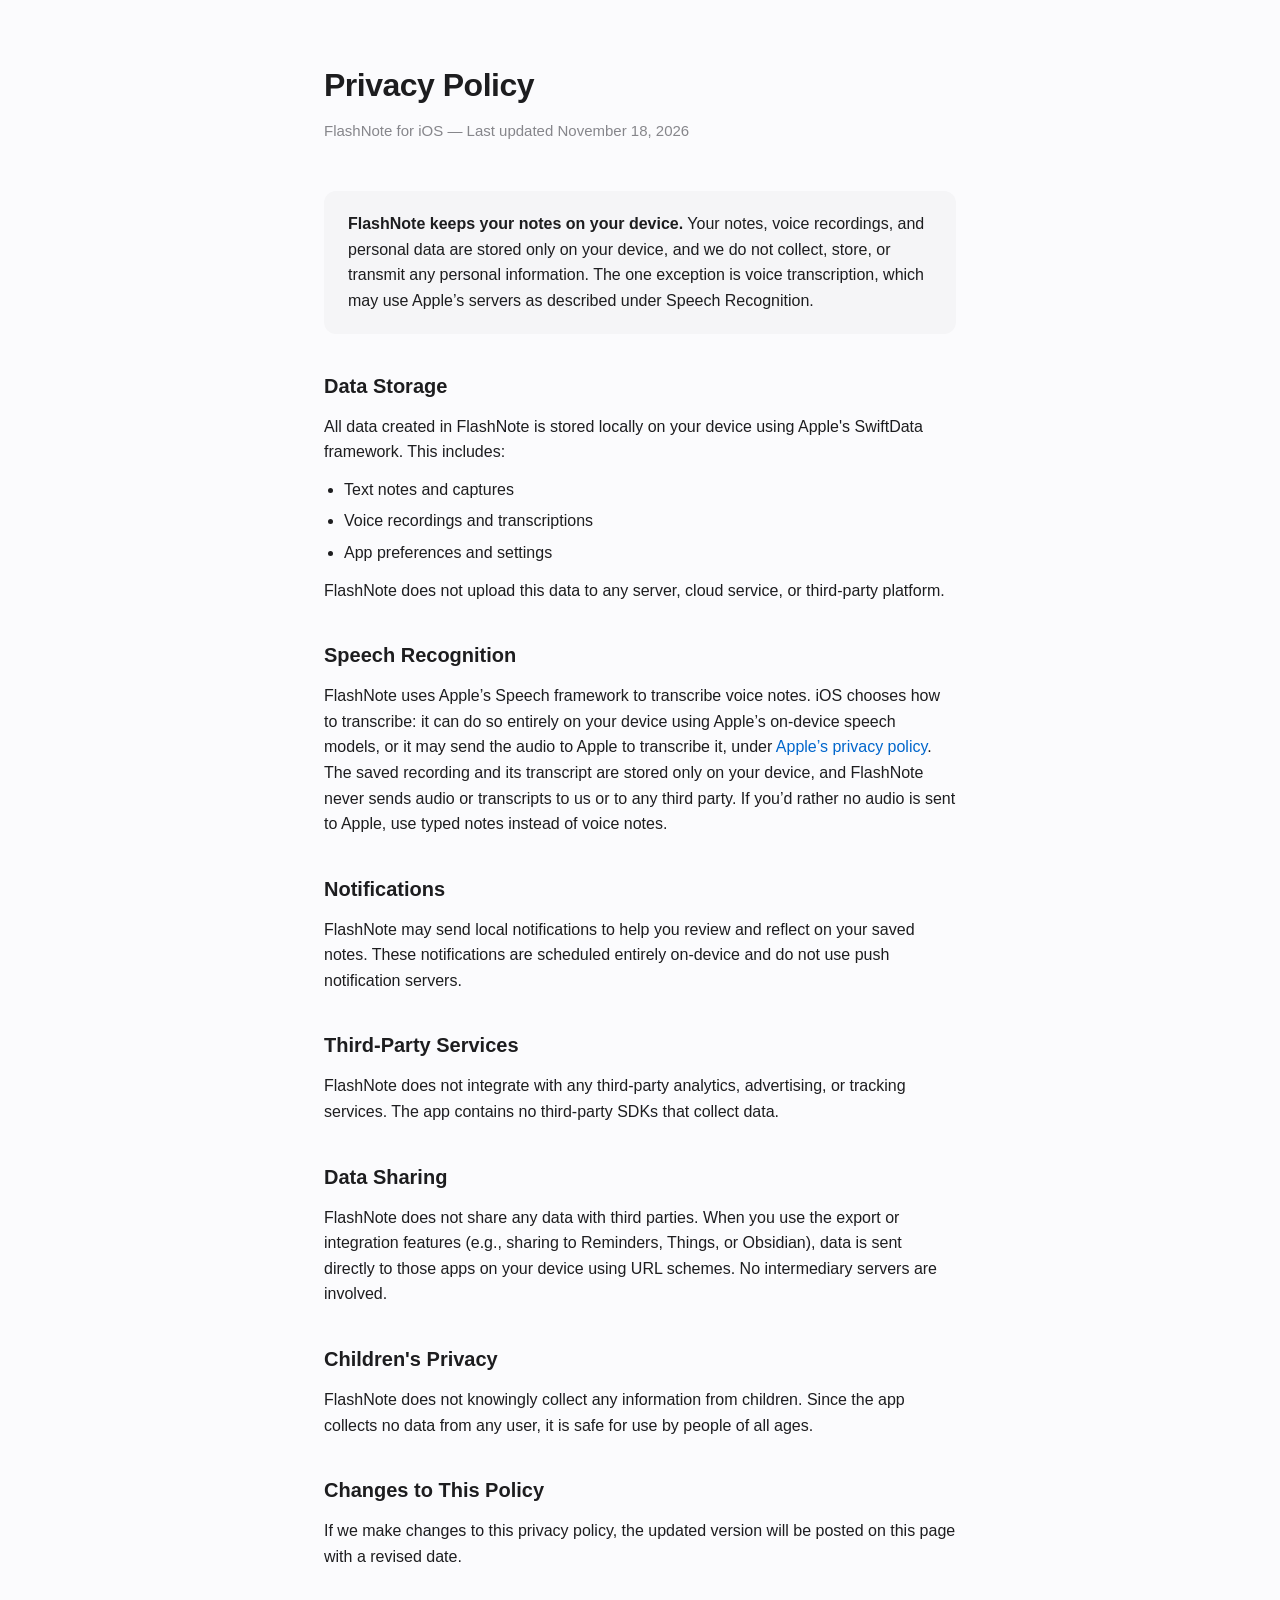
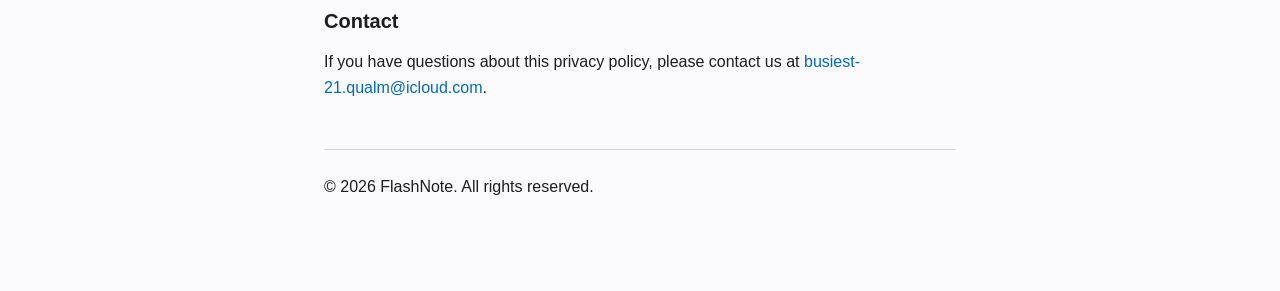
<file: Flash-Note/privacy-policy.html>
<!DOCTYPE html>
<html lang="en">
<head>
    <meta charset="UTF-8">
    <meta name="viewport" content="width=device-width, initial-scale=1.0">
    <title>FlashNote - Privacy Policy</title>
    <style>
        * { margin: 0; padding: 0; box-sizing: border-box; }
        body {
            font-family: -apple-system, BlinkMacSystemFont, 'SF Pro Text', 'Helvetica Neue', sans-serif;
            color: #1d1d1f;
            background: #fbfbfd;
            line-height: 1.6;
            -webkit-font-smoothing: antialiased;
        }
        .container {
            max-width: 680px;
            margin: 0 auto;
            padding: 60px 24px 80px;
        }
        h1 {
            font-size: 32px;
            font-weight: 700;
            letter-spacing: -0.5px;
            margin-bottom: 8px;
        }
        .subtitle {
            font-size: 15px;
            color: #86868b;
            margin-bottom: 48px;
        }
        h2 {
            font-size: 20px;
            font-weight: 600;
            margin-top: 36px;
            margin-bottom: 12px;
        }
        p, li {
            font-size: 16px;
            color: #1d1d1f;
            margin-bottom: 12px;
        }
        ul {
            padding-left: 20px;
            margin-bottom: 12px;
        }
        li { margin-bottom: 6px; }
        .highlight {
            background: #f5f5f7;
            border-radius: 12px;
            padding: 20px 24px;
            margin: 24px 0;
        }
        .highlight p { margin-bottom: 0; }
        .footer {
            margin-top: 48px;
            padding-top: 24px;
            border-top: 1px solid #d2d2d7;
            font-size: 13px;
            color: #86868b;
        }
        a { color: #0066cc; text-decoration: none; }
        a:hover { text-decoration: underline; }
    </style>
</head>
<body>
    <div class="container">
        <h1>Privacy Policy</h1>
        <p class="subtitle">FlashNote for iOS &mdash; Last updated November 18, 2026</p>

        <div class="highlight">
            <p><strong>FlashNote keeps your notes on your device.</strong> Your notes, voice recordings, and personal data are stored only on your device, and we do not collect, store, or transmit any personal information. The one exception is voice transcription, which may use Apple&rsquo;s servers as described under Speech Recognition.</p>
        </div>

        <h2>Data Storage</h2>
        <p>All data created in FlashNote is stored locally on your device using Apple's SwiftData framework. This includes:</p>
        <ul>
            <li>Text notes and captures</li>
            <li>Voice recordings and transcriptions</li>
            <li>App preferences and settings</li>
        </ul>
        <p>FlashNote does not upload this data to any server, cloud service, or third-party platform.</p>

        <h2>Speech Recognition</h2>
        <p>FlashNote uses Apple&rsquo;s Speech framework to transcribe voice notes. iOS chooses how to transcribe: it can do so entirely on your device using Apple&rsquo;s on-device speech models, or it may send the audio to Apple to transcribe it, under <a href="https://www.apple.com/legal/privacy/">Apple&rsquo;s privacy policy</a>. The saved recording and its transcript are stored only on your device, and FlashNote never sends audio or transcripts to us or to any third party. If you&rsquo;d rather no audio is sent to Apple, use typed notes instead of voice notes.</p>

        <h2>Notifications</h2>
        <p>FlashNote may send local notifications to help you review and reflect on your saved notes. These notifications are scheduled entirely on-device and do not use push notification servers.</p>

        <h2>Third-Party Services</h2>
        <p>FlashNote does not integrate with any third-party analytics, advertising, or tracking services. The app contains no third-party SDKs that collect data.</p>

        <h2>Data Sharing</h2>
        <p>FlashNote does not share any data with third parties. When you use the export or integration features (e.g., sharing to Reminders, Things, or Obsidian), data is sent directly to those apps on your device using URL schemes. No intermediary servers are involved.</p>

        <h2>Children's Privacy</h2>
        <p>FlashNote does not knowingly collect any information from children. Since the app collects no data from any user, it is safe for use by people of all ages.</p>

        <h2>Changes to This Policy</h2>
        <p>If we make changes to this privacy policy, the updated version will be posted on this page with a revised date.</p>

        <h2>Contact</h2>
        <p>If you have questions about this privacy policy, please contact us at <a href="mailto:busiest-21.qualm@icloud.com">busiest-21.qualm@icloud.com</a>.</p>

        <div class="footer">
            <p>&copy; 2026 FlashNote. All rights reserved.</p>
        </div>
    </div>
</body>
</html>
</file>
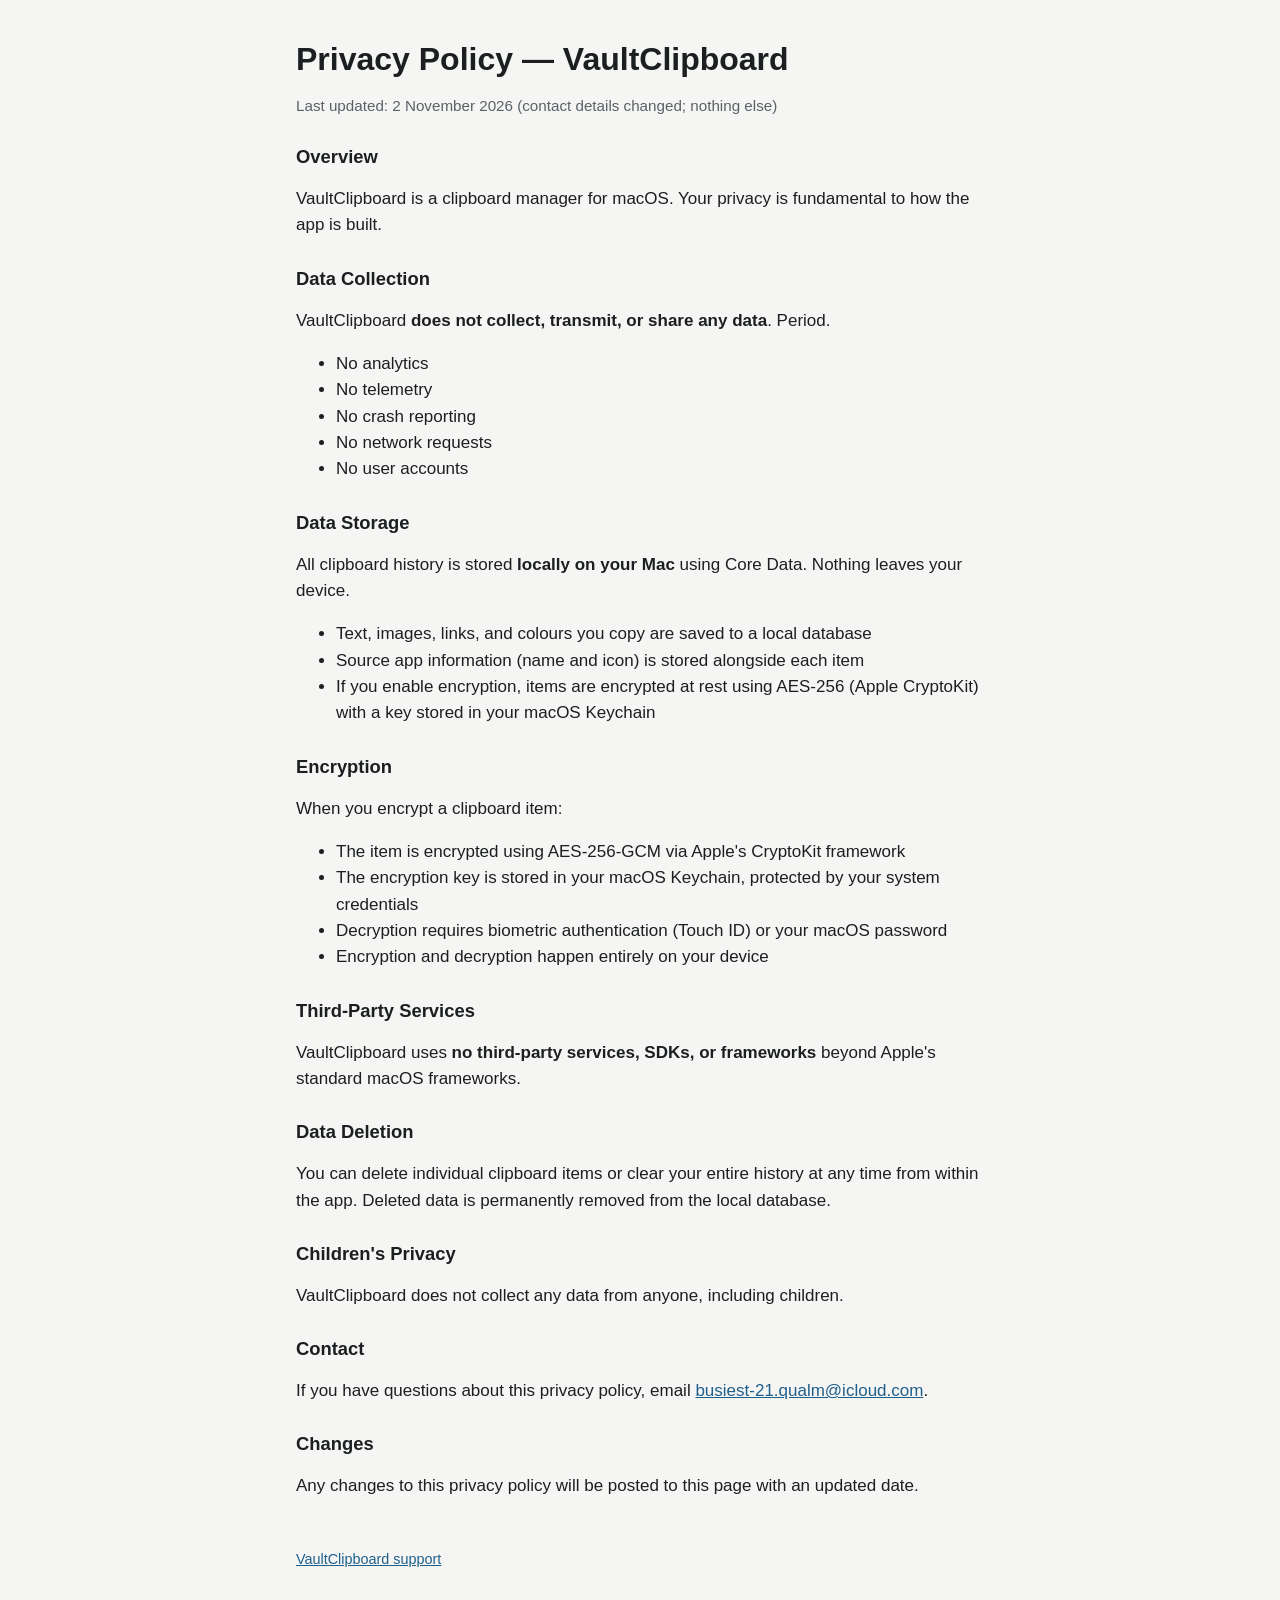
<file: vaultclipboard/privacy.html>
<!doctype html>
<html lang="en">
<head>
<meta charset="utf-8">
<meta name="viewport" content="width=device-width, initial-scale=1">
<title>VaultClipboard Privacy Policy</title>
<link rel="stylesheet" href="style.css">
</head>
<body>
<main>
<h1>Privacy Policy — VaultClipboard</h1>
<p class="muted">Last updated: 2 November 2026 (contact details changed; nothing else)</p>

<h2>Overview</h2>
<p>VaultClipboard is a clipboard manager for macOS. Your privacy is fundamental to how the app is built.</p>

<h2>Data Collection</h2>
<p>VaultClipboard <strong>does not collect, transmit, or share any data</strong>. Period.</p>
<ul>
  <li>No analytics</li>
  <li>No telemetry</li>
  <li>No crash reporting</li>
  <li>No network requests</li>
  <li>No user accounts</li>
</ul>

<h2>Data Storage</h2>
<p>All clipboard history is stored <strong>locally on your Mac</strong> using Core Data. Nothing leaves your device.</p>
<ul>
  <li>Text, images, links, and colours you copy are saved to a local database</li>
  <li>Source app information (name and icon) is stored alongside each item</li>
  <li>If you enable encryption, items are encrypted at rest using AES-256 (Apple CryptoKit) with a key stored in your macOS Keychain</li>
</ul>

<h2>Encryption</h2>
<p>When you encrypt a clipboard item:</p>
<ul>
  <li>The item is encrypted using AES-256-GCM via Apple's CryptoKit framework</li>
  <li>The encryption key is stored in your macOS Keychain, protected by your system credentials</li>
  <li>Decryption requires biometric authentication (Touch ID) or your macOS password</li>
  <li>Encryption and decryption happen entirely on your device</li>
</ul>

<h2>Third-Party Services</h2>
<p>VaultClipboard uses <strong>no third-party services, SDKs, or frameworks</strong> beyond Apple's standard macOS frameworks.</p>

<h2>Data Deletion</h2>
<p>You can delete individual clipboard items or clear your entire history at any time from within the app. Deleted data is permanently removed from the local database.</p>

<h2>Children's Privacy</h2>
<p>VaultClipboard does not collect any data from anyone, including children.</p>

<h2>Contact</h2>
<p>If you have questions about this privacy policy, email <a href="mailto:busiest-21.qualm@icloud.com">busiest-21.qualm@icloud.com</a>.</p>

<h2>Changes</h2>
<p>Any changes to this privacy policy will be posted to this page with an updated date.</p>

<footer>
  <p><a href="./">VaultClipboard support</a></p>
</footer>
</main>
</body>
</html>
</file>
<file: TimeTravelPro/style.css>
:root {
  --bg: #fbfaf8;
  --surface: #ffffff;
  --text: #1c1b1a;
  --muted: #5c5853;
  --border: #e6e2dc;
  --accent: #9a5a00;
  --accent-soft: #f6e7d2;
  color-scheme: light dark;
}

@media (prefers-color-scheme: dark) {
  :root {
    --bg: #07080c;
    --surface: #12141c;
    --text: #ecebe8;
    --muted: #a3a09a;
    --border: #262935;
    --accent: #f2a94a;
    --accent-soft: #2a2114;
  }
}

* { box-sizing: border-box; }

body {
  margin: 0;
  background: var(--bg);
  color: var(--text);
  font-family: system-ui, -apple-system, "Segoe UI", Roboto, "Helvetica Neue", Arial, sans-serif;
  font-size: 17px;
  line-height: 1.6;
  -webkit-text-size-adjust: 100%;
}

main {
  max-width: 680px;
  margin: 0 auto;
  padding: 48px 16px 64px;
}

nav {
  display: flex;
  flex-wrap: wrap;
  gap: 8px 20px;
  margin-bottom: 40px;
  font-size: 15px;
}

nav a:first-child { font-weight: 600; margin-right: auto; }

h1 { font-size: 34px; line-height: 1.2; margin: 0 0 8px; letter-spacing: -0.01em; }
h2 { font-size: 21px; margin: 40px 0 8px; }
h3 { font-size: 17px; margin: 28px 0 4px; }

p, ul { margin: 0 0 14px; }
ul { padding-left: 22px; }
li { margin-bottom: 6px; }

.lead { font-size: 19px; color: var(--muted); margin-bottom: 28px; }
.updated { color: var(--muted); font-size: 15px; margin-bottom: 32px; }

a { color: var(--accent); text-underline-offset: 2px; }
a:focus-visible { outline: 2px solid var(--accent); outline-offset: 2px; border-radius: 2px; }

.card {
  background: var(--surface);
  border: 1px solid var(--border);
  border-radius: 14px;
  padding: 20px 22px;
  margin: 24px 0;
}

.card p:last-child { margin-bottom: 0; }

.button {
  display: inline-block;
  background: var(--accent);
  color: var(--bg);
  font-weight: 600;
  text-decoration: none;
  padding: 12px 20px;
  border-radius: 12px;
}

.pill {
  display: inline-block;
  background: var(--accent-soft);
  color: var(--accent);
  font-size: 13px;
  font-weight: 600;
  letter-spacing: 0.04em;
  text-transform: uppercase;
  padding: 4px 10px;
  border-radius: 999px;
  margin-bottom: 16px;
}

footer {
  margin-top: 56px;
  padding-top: 20px;
  border-top: 1px solid var(--border);
  color: var(--muted);
  font-size: 14px;
}
</file>
<file: vaultclipboard/style.css>
:root { --ground: #F5F5F3; --surface: #FFFFFF; --ink: #1C1F22; --ink2: #5A6268; --accent: #1F5F8B; --line: #E3E4E1; }
@media (prefers-color-scheme: dark) {
  :root { --ground: #121416; --surface: #1B1E21; --ink: #E9ECEE; --ink2: #A3ACB2; --accent: #8CC2E8; --line: #2A2F33; }
}
* { box-sizing: border-box; }
body { margin: 0; background: var(--ground); color: var(--ink); font: 17px/1.55 -apple-system, BlinkMacSystemFont, "Helvetica Neue", Arial, sans-serif; }
main { max-width: 720px; margin: 0 auto; padding: 40px 16px 64px; }
h1 { font-size: 2rem; line-height: 1.2; margin: 0 0 8px; }
h2 { font-size: 1.15rem; line-height: 1.3; margin: 28px 0 6px; }
.lede { color: var(--ink2); margin: 0 0 28px; }
.muted { color: var(--ink2); font-size: 0.95rem; }
.app { background: var(--surface); border: 1px solid var(--line); border-radius: 16px; padding: 16px 20px; margin: 14px 0; }
.app h2 { margin: 0 0 2px; }
.app .platform { color: var(--ink2); font-size: 0.85rem; margin: 0 0 8px; }
.app p { margin: 0 0 10px; }
.links { display: flex; flex-wrap: wrap; gap: 6px 16px; font-size: 0.95rem; }
a { color: var(--accent); }
footer { margin-top: 48px; color: var(--ink2); font-size: 0.9rem; }
</file>
